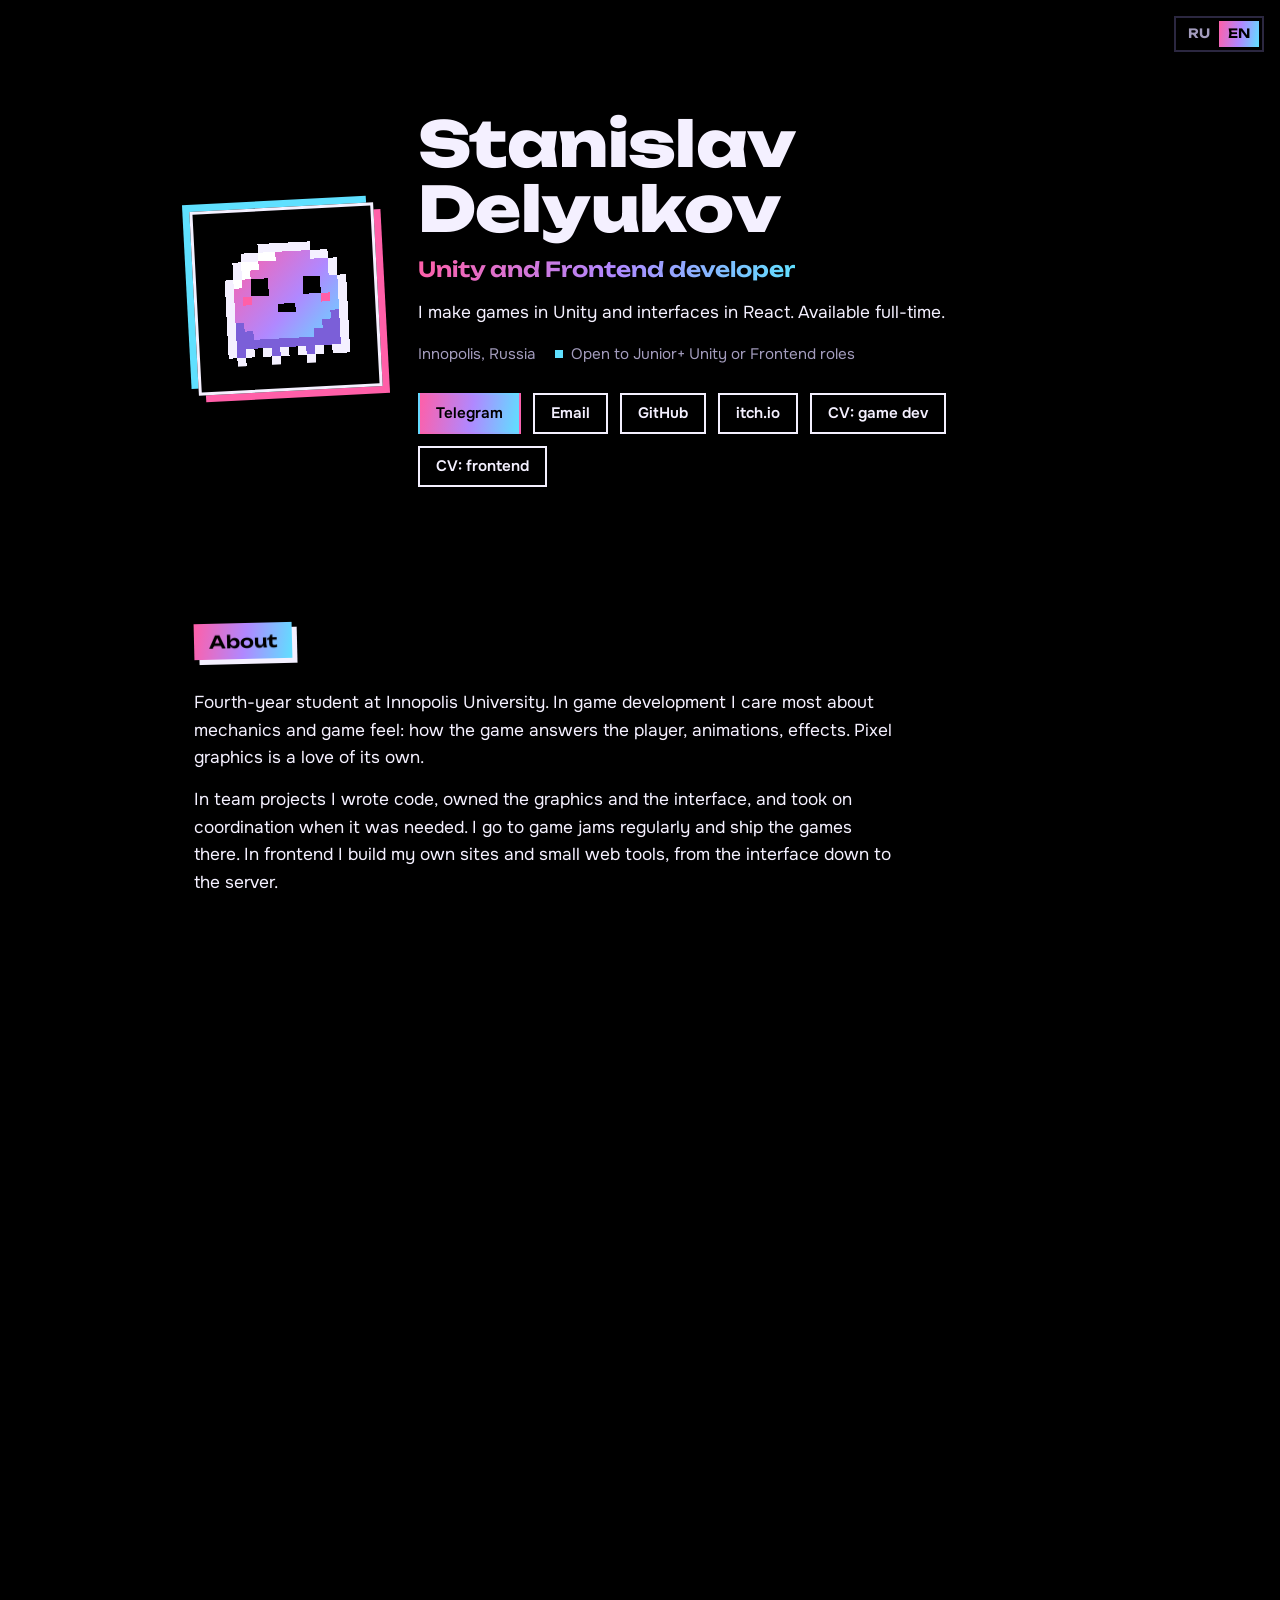
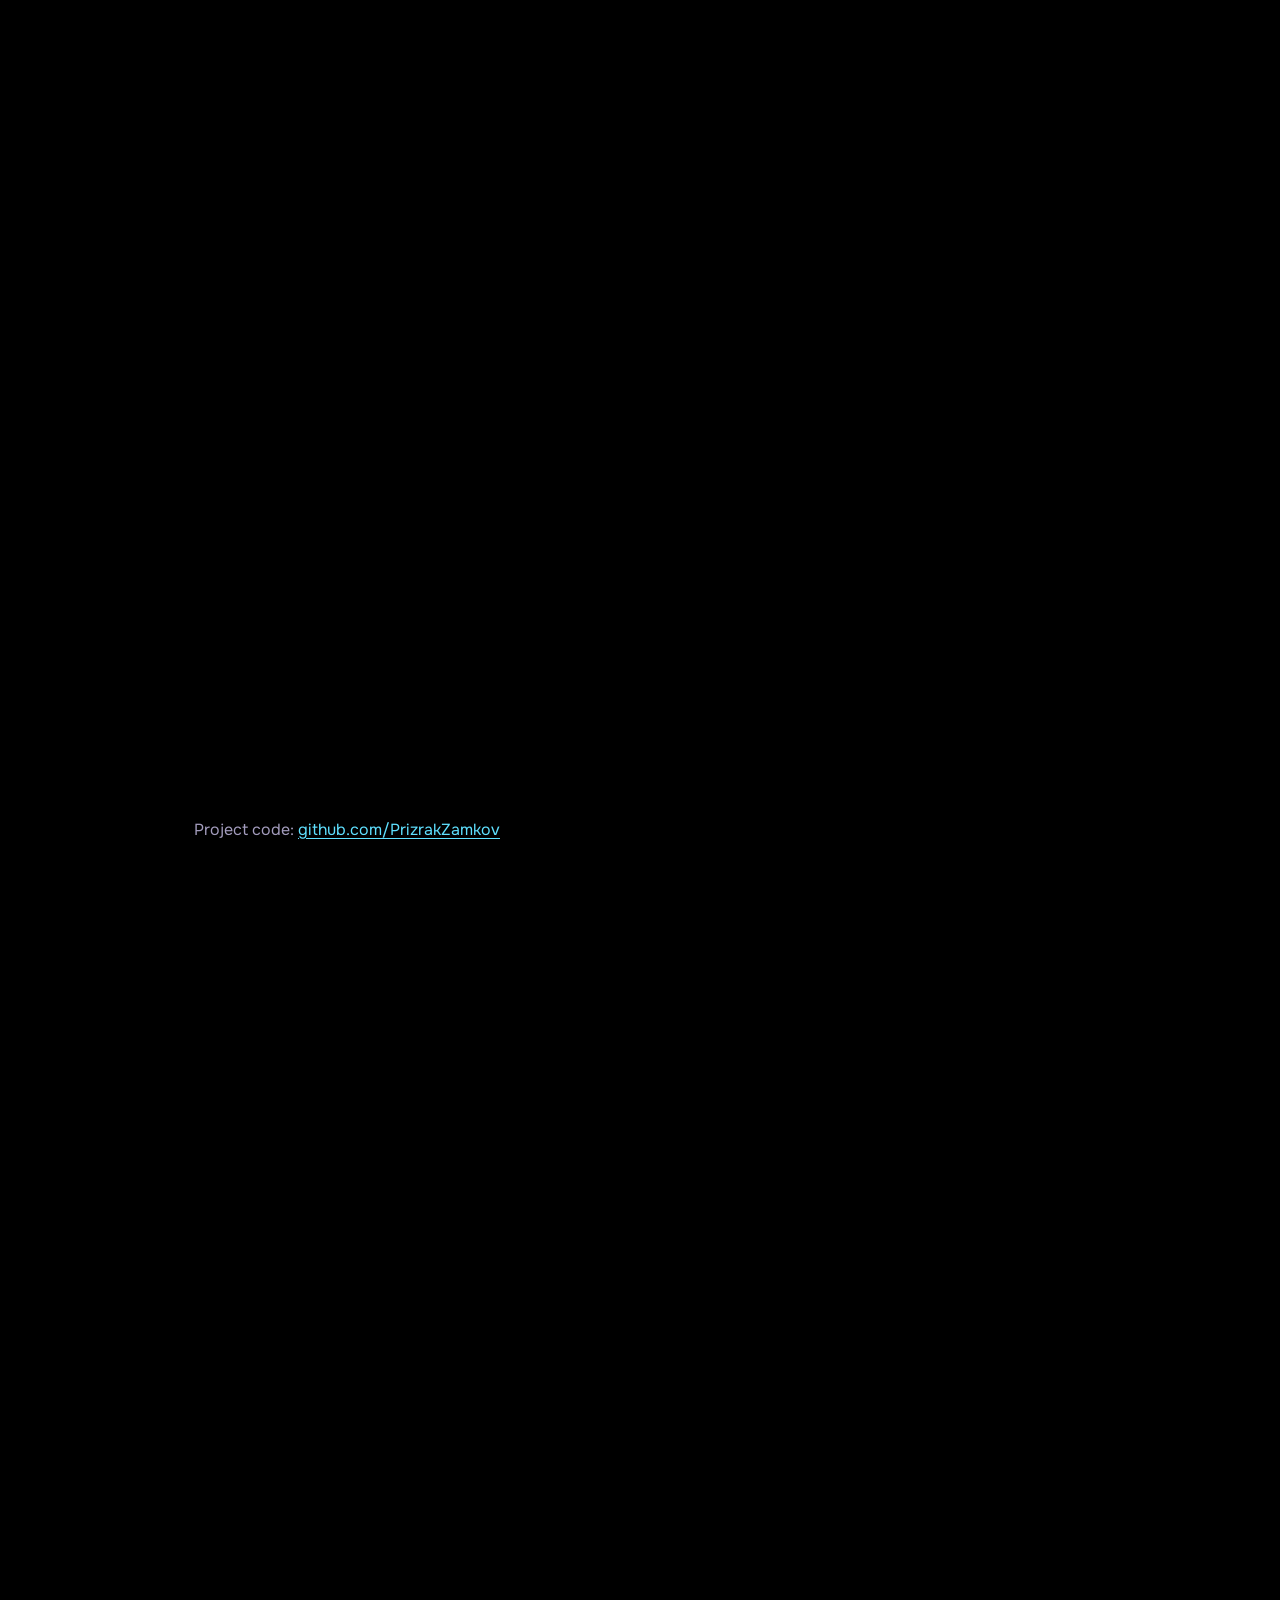
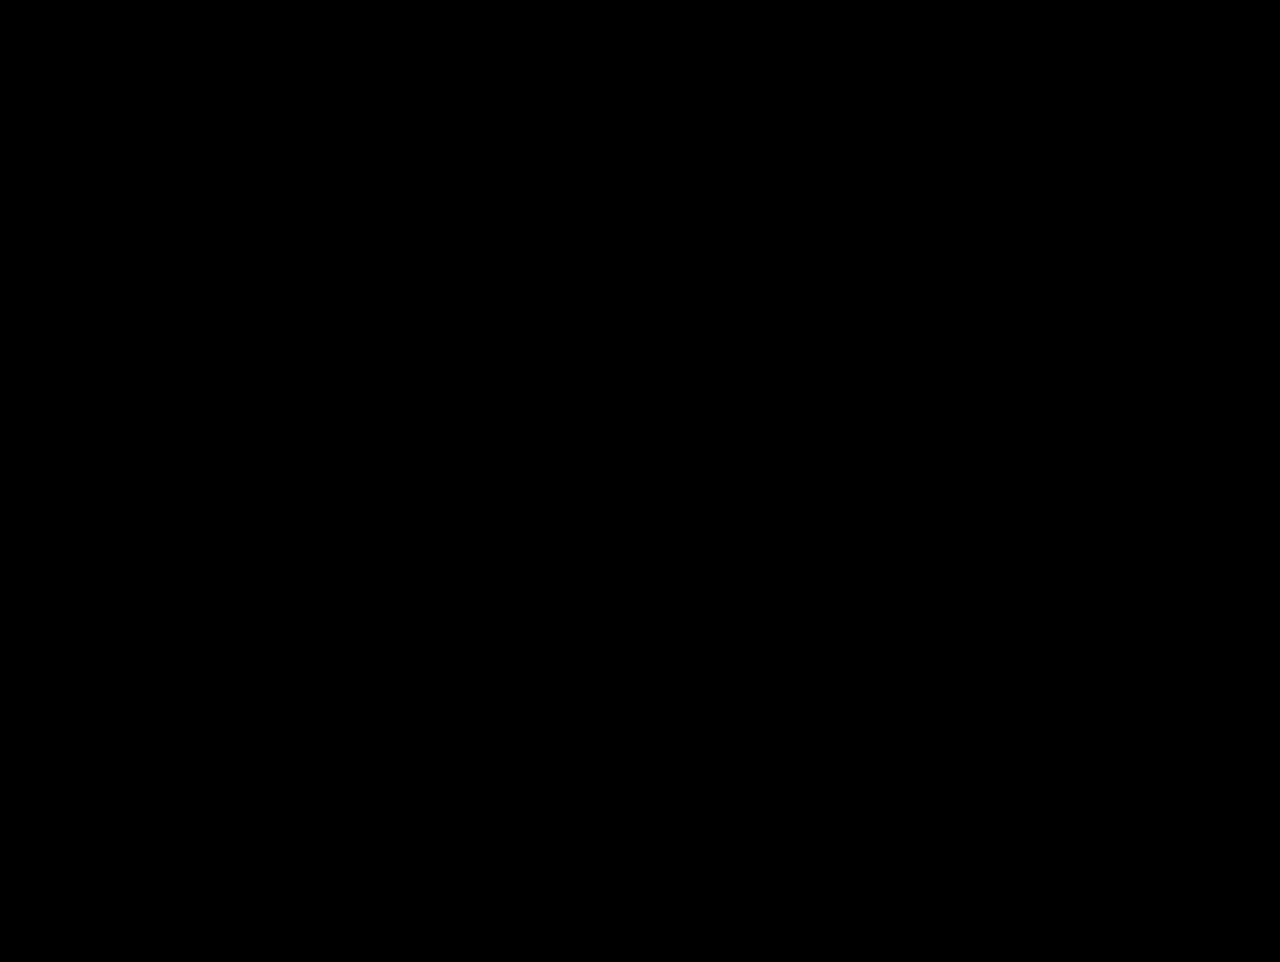
<file: index.html>
<!doctype html>
<html lang="ru">
<head>
  <meta charset="utf-8">
  <meta name="viewport" content="width=device-width, initial-scale=1">
  <title>Станислав Делюков | Unity и фронтенд</title>
  <meta name="description" content="Unity и фронтенд разработчик. Игры, пиксель-арт и интерфейсы.">
  <link rel="icon" href="favicon.svg" type="image/svg+xml">
  <link rel="apple-touch-icon" href="preview-square.png">

  <!-- link preview in Telegram and other messengers, needs the full address of the published site -->
  <meta property="og:type" content="profile">
  <meta property="og:url" content="https://prizrakzamkov.github.io/cv-website/">
  <meta property="og:title" content="Станислав Делюков — Unity и Frontend разработчик">
  <meta property="og:description" content="Игры на Unity, интерфейсы на React, пиксель-арт. Проекты, опыт и контакты.">
  <meta property="og:image" content="https://prizrakzamkov.github.io/cv-website/preview.png">
  <meta property="og:image:width" content="1200">
  <meta property="og:image:height" content="630">
  <meta property="og:locale" content="ru_RU">
  <meta name="twitter:card" content="summary_large_image">
  <link rel="preconnect" href="https://fonts.googleapis.com">
  <link rel="preconnect" href="https://fonts.gstatic.com" crossorigin>
  <link href="https://fonts.googleapis.com/css2?family=Onest:wght@400;500;600;700;800&family=Unbounded:wght@600;800&display=swap" rel="stylesheet">
  <link rel="stylesheet" href="style.css">
  <script type="application/ld+json">
    {"@context":"https://schema.org","@type":"Person","name":"Станислав Делюков","alternateName":"Stanislav Delyukov","jobTitle":"Unity and Frontend developer","sameAs":["https://github.com/PrizrakZamkov","https://prizrakzamkov.itch.io/"]}
  </script>
</head>
<body>
  <div class="intro" id="intro" aria-hidden="true">
    <div class="intro-half top"></div>
    <div class="intro-half bottom"></div>
    <div class="intro-line"></div>
  </div>

  <button class="lang" id="lang" type="button" aria-label="Switch language">
    <span data-lang="ru">RU</span><span data-lang="en">EN</span>
  </button>

  <main class="wrap" id="app">
    <header class="hero">
      <div class="avatar" id="avatar" aria-hidden="true"></div>
      <div class="hero-text">
        <h1 class="name glitch" id="name"></h1>
        <p class="role" id="role"></p>
        <p class="tagline" id="tagline"></p>
        <p class="facts" id="facts"></p>
        <div class="contacts" id="contacts"></div>
      </div>
    </header>

    <section class="block" id="about-block">
      <h2 class="caption" data-ui="about"></h2>
      <div class="about" id="about"></div>
    </section>

    <section class="block">
      <h2 class="caption" data-ui="skills"></h2>
      <dl class="skills" id="skills"></dl>
    </section>

    <section class="block">
      <h2 class="caption" data-ui="experience"></h2>
      <ol class="timeline" id="experience"></ol>
    </section>

    <section class="block">
      <h2 class="caption" data-ui="projects"></h2>
      <p class="note" id="projects-note"></p>
      <div class="projects" id="projects"></div>
    </section>

    <section class="block">
      <h2 class="caption" data-ui="education"></h2>
      <div class="edu" id="education"></div>
    </section>

    <footer class="outro">
      <p class="outro-title glitch" data-ui="contact"></p>
      <p class="outro-text" data-ui="contactText"></p>
      <div class="contacts" id="contacts-bottom"></div>
    </footer>
  </main>

  <dialog class="modal" id="modal">
    <div class="modal-panel" id="modal-panel"></div>
  </dialog>

  <template id="fallback">
    <p class="noscript">
      Станислав Делюков, Unity и Frontend разработчик.
      <a href="https://github.com/PrizrakZamkov">GitHub: github.com/PrizrakZamkov</a>,
      <a href="https://prizrakzamkov.itch.io/">itch.io</a>,
      <a href="https://t.me/shines_light">Telegram</a>
    </p>
  </template>

  <noscript>
    <p class="noscript">
      Включите JavaScript, чтобы увидеть страницу. Станислав Делюков, Unity и Frontend разработчик.
      <a href="https://github.com/PrizrakZamkov">GitHub: github.com/PrizrakZamkov</a>,
      <a href="https://prizrakzamkov.itch.io/">itch.io</a>,
      <a href="https://t.me/shines_light">Telegram</a>
    </p>
  </noscript>

  <script src="data.js"></script>
  <script src="main.js"></script>
</body>
</html>
</file>
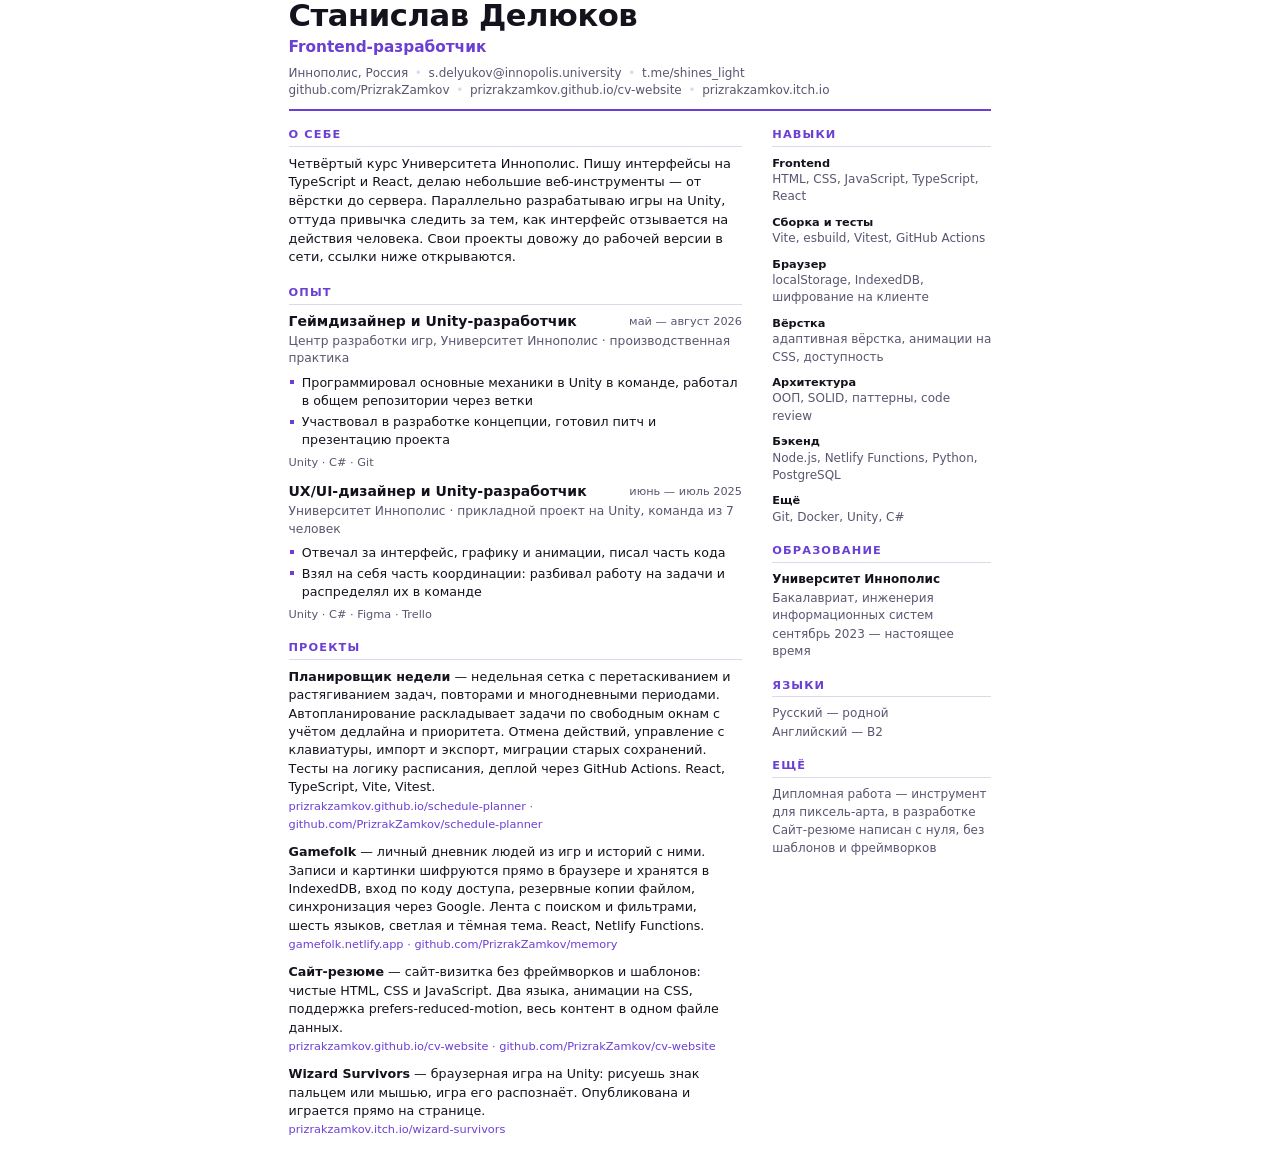
<file: cv-frontend.html>
<!doctype html>
<html lang="ru">
<head>
<meta charset="utf-8">
<title>Станислав Делюков — резюме, frontend-разработчик</title>
<!--
  Резюме на одну страницу.
  Открыть: двойной клик по этому файлу.
  Сохранить в PDF: Ctrl+P, принтер «Сохранить как PDF», поля «Нет», фон печатать не нужно.
  Весь текст правится прямо здесь, ничего больше не требуется.
-->
<style>
  @page { size: A4; margin: 12mm 12mm 10mm; }

  :root {
    --ink: #14121c;
    --soft: #5a5570;
    --rule: #ddd9e8;
    --accent: #6b3fd4;
  }

  * { box-sizing: border-box; }

  body {
    margin: 0;
    color: var(--ink);
    background: #fff;
    font: 400 10.4pt/1.45 Inter, 'Segoe UI', system-ui, sans-serif;
    -webkit-font-smoothing: antialiased;
  }

  .sheet {
    width: 186mm;
    margin: 0 auto;
    padding: 0;
  }

  a { color: inherit; text-decoration: none; }

  h1, h2, h3, p { margin: 0; }

  /* шапка */
  .top { border-bottom: 2px solid var(--accent); padding-bottom: 7pt; margin-bottom: 11pt; }

  .name {
    font-size: 23pt;
    font-weight: 700;
    letter-spacing: -.015em;
    line-height: 1.05;
  }

  .role {
    margin-top: 3pt;
    font-size: 11.5pt;
    font-weight: 600;
    color: var(--accent);
  }

  .line {
    margin-top: 5pt;
    font-size: 9pt;
    color: var(--soft);
  }

  .line span { white-space: nowrap; }
  .line i { font-style: normal; color: var(--rule); padding: 0 5pt; }

  /* две колонки, без flex и grid: так же печатается и в старых движках */
  .cols { width: 100%; }
  .cols::after { content: ''; display: block; clear: both; }

  .main { float: left; width: 120mm; }
  .side { float: right; width: 58mm; }

  h2 {
    font-size: 8.5pt;
    font-weight: 700;
    letter-spacing: .1em;
    text-transform: uppercase;
    color: var(--accent);
    padding-bottom: 2.5pt;
    border-bottom: 1px solid var(--rule);
    margin-bottom: 6pt;
  }

  .block { margin-bottom: 13pt; }

  .item { margin-bottom: 10pt; }
  .item:last-child { margin-bottom: 0; }

  .item-top { }

  .item h3 {
    font-size: 10.5pt;
    font-weight: 650;
    line-height: 1.25;
  }

  .where {
    font-size: 9.2pt;
    color: var(--soft);
    margin-top: 1.5pt;
  }

  .when {
    float: right;
    font-size: 8.5pt;
    color: var(--soft);
    font-weight: 500;
    padding-left: 6pt;
  }

  ul { margin: 4pt 0 0; padding: 0; list-style: none; }

  li {
    position: relative;
    padding-left: 10pt;
    margin-bottom: 2pt;
    font-size: 9.5pt;
  }

  li::before {
    content: '';
    position: absolute;
    left: 1pt;
    top: 5pt;
    width: 3pt;
    height: 3pt;
    background: var(--accent);
  }

  .stack {
    margin-top: 3pt;
    font-size: 8.5pt;
    color: var(--soft);
  }

  .lead { font-size: 9.7pt; }

  /* проекты */
  .proj { margin-bottom: 7.5pt; font-size: 9.5pt; }
  .proj:last-child { margin-bottom: 0; }
  .proj b { font-weight: 650; }
  .proj .url { color: var(--accent); font-size: 8.5pt; }

  /* боковая колонка */
  .side .block { margin-bottom: 12pt; }

  .skill { margin-bottom: 6pt; font-size: 9pt; }
  .skill:last-child { margin-bottom: 0; }
  .skill b { display: block; font-weight: 650; font-size: 8.5pt; }
  .skill span { color: var(--soft); }

  .edu { font-size: 9pt; }
  .edu b { font-weight: 650; }
  .edu p { margin: 1pt 0 0; color: var(--soft); }
</style>
</head>
<body>
<div class="sheet">

  <header class="top">
    <h1 class="name">Станислав Делюков</h1>
    <p class="role">Frontend-разработчик</p>
    <p class="line">
      <span>Иннополис, Россия</span><i>•</i><span><a href="mailto:s.delyukov@innopolis.university">s.delyukov@innopolis.university</a></span><i>•</i><span><a href="https://t.me/shines_light">t.me/shines_light</a></span><br>
      <span><a href="https://github.com/PrizrakZamkov">github.com/PrizrakZamkov</a></span><i>•</i><span><a href="https://prizrakzamkov.github.io/cv-website/">prizrakzamkov.github.io/cv-website</a></span><i>•</i><span><a href="https://prizrakzamkov.itch.io/">prizrakzamkov.itch.io</a></span>
    </p>
  </header>

  <div class="cols">

    <div class="main">

      <section class="block">
        <h2>О себе</h2>
        <p class="lead">Четвёртый курс Университета Иннополис. Пишу интерфейсы на TypeScript и React, делаю небольшие веб-инструменты — от вёрстки до сервера. Параллельно разрабатываю игры на Unity, оттуда привычка следить за тем, как интерфейс отзывается на действия человека. Свои проекты довожу до рабочей версии в сети, ссылки ниже открываются.</p>
      </section>

      <section class="block">
        <h2>Опыт</h2>

        <div class="item">
          <p class="when">май — август 2026</p>
          <h3>Геймдизайнер и Unity-разработчик</h3>
          <p class="where">Центр разработки игр, Университет Иннополис · производственная практика</p>
          <ul>
            <li>Программировал основные механики в Unity в команде, работал в общем репозитории через ветки</li>
            <li>Участвовал в разработке концепции, готовил питч и презентацию проекта</li>
          </ul>
          <p class="stack">Unity · C# · Git</p>
        </div>

        <div class="item">
          <p class="when">июнь — июль 2025</p>
          <h3>UX/UI-дизайнер и Unity-разработчик</h3>
          <p class="where">Университет Иннополис · прикладной проект на Unity, команда из 7 человек</p>
          <ul>
            <li>Отвечал за интерфейс, графику и анимации, писал часть кода</li>
            <li>Взял на себя часть координации: разбивал работу на задачи и распределял их в команде</li>
          </ul>
          <p class="stack">Unity · C# · Figma · Trello</p>
        </div>
      </section>

      <section class="block">
        <h2>Проекты</h2>

        <p class="proj">
          <b>Планировщик недели</b> — недельная сетка с перетаскиванием и растягиванием задач, повторами и многодневными периодами. Автопланирование раскладывает задачи по свободным окнам с учётом дедлайна и приоритета. Отмена действий, управление с клавиатуры, импорт и экспорт, миграции старых сохранений. Тесты на логику расписания, деплой через GitHub Actions. React, TypeScript, Vite, Vitest.<br>
          <span class="url"><a href="https://prizrakzamkov.github.io/schedule-planner">prizrakzamkov.github.io/schedule-planner</a> · <a href="https://github.com/PrizrakZamkov/schedule-planner">github.com/PrizrakZamkov/schedule-planner</a></span>
        </p>
        <p class="proj">
          <b>Gamefolk</b> — личный дневник людей из игр и историй с ними. Записи и картинки шифруются прямо в браузере и хранятся в IndexedDB, вход по коду доступа, резервные копии файлом, синхронизация через Google. Лента с поиском и фильтрами, шесть языков, светлая и тёмная тема. React, Netlify Functions.<br>
          <span class="url"><a href="https://gamefolk.netlify.app">gamefolk.netlify.app</a> · <a href="https://github.com/PrizrakZamkov/memory">github.com/PrizrakZamkov/memory</a></span>
        </p>
        <p class="proj">
          <b>Сайт-резюме</b> — сайт-визитка без фреймворков и шаблонов: чистые HTML, CSS и JavaScript. Два языка, анимации на CSS, поддержка prefers-reduced-motion, весь контент в одном файле данных.<br>
          <span class="url"><a href="https://prizrakzamkov.github.io/cv-website">prizrakzamkov.github.io/cv-website</a> · <a href="https://github.com/PrizrakZamkov/cv-website">github.com/PrizrakZamkov/cv-website</a></span>
        </p>
        <p class="proj">
          <b>Wizard Survivors</b> — браузерная игра на Unity: рисуешь знак пальцем или мышью, игра его распознаёт. Опубликована и играется прямо на странице.<br>
          <span class="url"><a href="https://prizrakzamkov.itch.io/wizard-survivors">prizrakzamkov.itch.io/wizard-survivors</a></span>
        </p>
      </section>

    </div>

    <div class="side">

      <section class="block">
        <h2>Навыки</h2>

        <p class="skill"><b>Frontend</b><span>HTML, CSS, JavaScript, TypeScript, React</span></p>
        <p class="skill"><b>Сборка и тесты</b><span>Vite, esbuild, Vitest, GitHub Actions</span></p>
        <p class="skill"><b>Браузер</b><span>localStorage, IndexedDB, шифрование на клиенте</span></p>
        <p class="skill"><b>Вёрстка</b><span>адаптивная вёрстка, анимации на CSS, доступность</span></p>
        <p class="skill"><b>Архитектура</b><span>ООП, SOLID, паттерны, code review</span></p>
        <p class="skill"><b>Бэкенд</b><span>Node.js, Netlify Functions, Python, PostgreSQL</span></p>
        <p class="skill"><b>Ещё</b><span>Git, Docker, Unity, C#</span></p>
      </section>

      <section class="block">
        <h2>Образование</h2>
        <div class="edu">
          <b>Университет Иннополис</b>
          <p>Бакалавриат, инженерия информационных систем</p>
          <p>сентябрь 2023 — настоящее время</p>
        </div>
      </section>

      <section class="block">
        <h2>Языки</h2>
        <div class="edu">
          <p style="margin-top:0">Русский — родной</p>
          <p>Английский — B2</p>
        </div>
      </section>

      <section class="block">
        <h2>Ещё</h2>
        <div class="edu">
          <p style="margin-top:0">Дипломная работа — инструмент для пиксель-арта, в разработке</p>
          <p>Сайт-резюме написан с нуля, без шаблонов и фреймворков</p>
        </div>
      </section>

    </div>

  </div>
</div>
</body>
</html>
</file>
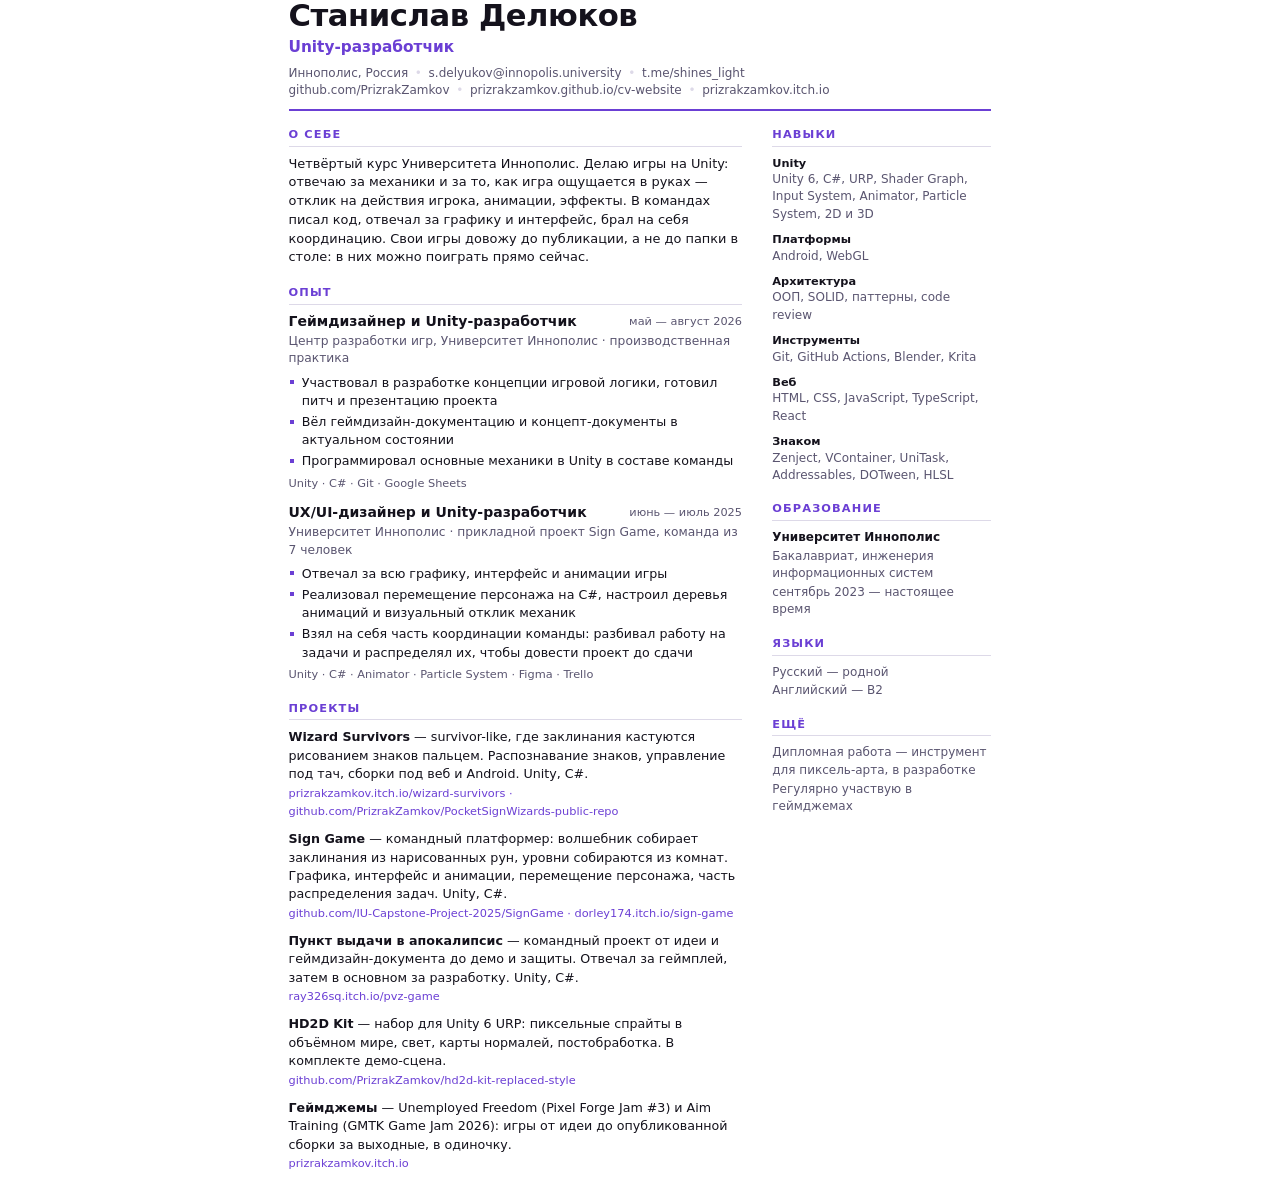
<file: cv-gamedev.html>
<!doctype html>
<html lang="ru">
<head>
<meta charset="utf-8">
<title>Станислав Делюков — резюме, unity-разработчик</title>
<!--
  Резюме на одну страницу.
  Открыть: двойной клик по этому файлу.
  Сохранить в PDF: Ctrl+P, принтер «Сохранить как PDF», поля «Нет», фон печатать не нужно.
  Весь текст правится прямо здесь, ничего больше не требуется.
-->
<style>
  @page { size: A4; margin: 12mm 12mm 10mm; }

  :root {
    --ink: #14121c;
    --soft: #5a5570;
    --rule: #ddd9e8;
    --accent: #6b3fd4;
  }

  * { box-sizing: border-box; }

  body {
    margin: 0;
    color: var(--ink);
    background: #fff;
    font: 400 10.4pt/1.45 Inter, 'Segoe UI', system-ui, sans-serif;
    -webkit-font-smoothing: antialiased;
  }

  .sheet {
    width: 186mm;
    margin: 0 auto;
    padding: 0;
  }

  a { color: inherit; text-decoration: none; }

  h1, h2, h3, p { margin: 0; }

  /* шапка */
  .top { border-bottom: 2px solid var(--accent); padding-bottom: 7pt; margin-bottom: 11pt; }

  .name {
    font-size: 23pt;
    font-weight: 700;
    letter-spacing: -.015em;
    line-height: 1.05;
  }

  .role {
    margin-top: 3pt;
    font-size: 11.5pt;
    font-weight: 600;
    color: var(--accent);
  }

  .line {
    margin-top: 5pt;
    font-size: 9pt;
    color: var(--soft);
  }

  .line span { white-space: nowrap; }
  .line i { font-style: normal; color: var(--rule); padding: 0 5pt; }

  /* две колонки, без flex и grid: так же печатается и в старых движках */
  .cols { width: 100%; }
  .cols::after { content: ''; display: block; clear: both; }

  .main { float: left; width: 120mm; }
  .side { float: right; width: 58mm; }

  h2 {
    font-size: 8.5pt;
    font-weight: 700;
    letter-spacing: .1em;
    text-transform: uppercase;
    color: var(--accent);
    padding-bottom: 2.5pt;
    border-bottom: 1px solid var(--rule);
    margin-bottom: 6pt;
  }

  .block { margin-bottom: 13pt; }

  .item { margin-bottom: 10pt; }
  .item:last-child { margin-bottom: 0; }

  .item-top { }

  .item h3 {
    font-size: 10.5pt;
    font-weight: 650;
    line-height: 1.25;
  }

  .where {
    font-size: 9.2pt;
    color: var(--soft);
    margin-top: 1.5pt;
  }

  .when {
    float: right;
    font-size: 8.5pt;
    color: var(--soft);
    font-weight: 500;
    padding-left: 6pt;
  }

  ul { margin: 4pt 0 0; padding: 0; list-style: none; }

  li {
    position: relative;
    padding-left: 10pt;
    margin-bottom: 2pt;
    font-size: 9.5pt;
  }

  li::before {
    content: '';
    position: absolute;
    left: 1pt;
    top: 5pt;
    width: 3pt;
    height: 3pt;
    background: var(--accent);
  }

  .stack {
    margin-top: 3pt;
    font-size: 8.5pt;
    color: var(--soft);
  }

  .lead { font-size: 9.7pt; }

  /* проекты */
  .proj { margin-bottom: 7.5pt; font-size: 9.5pt; }
  .proj:last-child { margin-bottom: 0; }
  .proj b { font-weight: 650; }
  .proj .url { color: var(--accent); font-size: 8.5pt; }

  /* боковая колонка */
  .side .block { margin-bottom: 12pt; }

  .skill { margin-bottom: 6pt; font-size: 9pt; }
  .skill:last-child { margin-bottom: 0; }
  .skill b { display: block; font-weight: 650; font-size: 8.5pt; }
  .skill span { color: var(--soft); }

  .edu { font-size: 9pt; }
  .edu b { font-weight: 650; }
  .edu p { margin: 1pt 0 0; color: var(--soft); }
</style>
</head>
<body>
<div class="sheet">

  <header class="top">
    <h1 class="name">Станислав Делюков</h1>
    <p class="role">Unity-разработчик</p>
    <p class="line">
      <span>Иннополис, Россия</span><i>•</i><span><a href="mailto:s.delyukov@innopolis.university">s.delyukov@innopolis.university</a></span><i>•</i><span><a href="https://t.me/shines_light">t.me/shines_light</a></span><br>
      <span><a href="https://github.com/PrizrakZamkov">github.com/PrizrakZamkov</a></span><i>•</i><span><a href="https://prizrakzamkov.github.io/cv-website/">prizrakzamkov.github.io/cv-website</a></span><i>•</i><span><a href="https://prizrakzamkov.itch.io/">prizrakzamkov.itch.io</a></span>
    </p>
  </header>

  <div class="cols">

    <div class="main">

      <section class="block">
        <h2>О себе</h2>
        <p class="lead">Четвёртый курс Университета Иннополис. Делаю игры на Unity: отвечаю за механики и за то, как игра ощущается в руках — отклик на действия игрока, анимации, эффекты. В командах писал код, отвечал за графику и интерфейс, брал на себя координацию. Свои игры довожу до публикации, а не до папки в столе: в них можно поиграть прямо сейчас.</p>
      </section>

      <section class="block">
        <h2>Опыт</h2>

        <div class="item">
          <p class="when">май — август 2026</p>
          <h3>Геймдизайнер и Unity-разработчик</h3>
          <p class="where">Центр разработки игр, Университет Иннополис · производственная практика</p>
          <ul>
            <li>Участвовал в разработке концепции игровой логики, готовил питч и презентацию проекта</li>
            <li>Вёл геймдизайн-документацию и концепт-документы в актуальном состоянии</li>
            <li>Программировал основные механики в Unity в составе команды</li>
          </ul>
          <p class="stack">Unity · C# · Git · Google Sheets</p>
        </div>

        <div class="item">
          <p class="when">июнь — июль 2025</p>
          <h3>UX/UI-дизайнер и Unity-разработчик</h3>
          <p class="where">Университет Иннополис · прикладной проект Sign Game, команда из 7 человек</p>
          <ul>
            <li>Отвечал за всю графику, интерфейс и анимации игры</li>
            <li>Реализовал перемещение персонажа на C#, настроил деревья анимаций и визуальный отклик механик</li>
            <li>Взял на себя часть координации команды: разбивал работу на задачи и распределял их, чтобы довести проект до сдачи</li>
          </ul>
          <p class="stack">Unity · C# · Animator · Particle System · Figma · Trello</p>
        </div>
      </section>

      <section class="block">
        <h2>Проекты</h2>

        <p class="proj">
          <b>Wizard Survivors</b> — survivor-like, где заклинания кастуются рисованием знаков пальцем. Распознавание знаков, управление под тач, сборки под веб и Android. Unity, C#.<br>
          <span class="url"><a href="https://prizrakzamkov.itch.io/wizard-survivors">prizrakzamkov.itch.io/wizard-survivors</a> · <a href="https://github.com/PrizrakZamkov/PocketSignWizards-public-repo">github.com/PrizrakZamkov/PocketSignWizards-public-repo</a></span>
        </p>
        <p class="proj">
          <b>Sign Game</b> — командный платформер: волшебник собирает заклинания из нарисованных рун, уровни собираются из комнат. Графика, интерфейс и анимации, перемещение персонажа, часть распределения задач. Unity, C#.<br>
          <span class="url"><a href="https://github.com/IU-Capstone-Project-2025/SignGame">github.com/IU-Capstone-Project-2025/SignGame</a> · <a href="https://dorley174.itch.io/sign-game">dorley174.itch.io/sign-game</a></span>
        </p>
        <p class="proj">
          <b>Пункт выдачи в апокалипсис</b> — командный проект от идеи и геймдизайн-документа до демо и защиты. Отвечал за геймплей, затем в основном за разработку. Unity, C#.<br>
          <span class="url"><a href="https://ray326sq.itch.io/pvz-game">ray326sq.itch.io/pvz-game</a></span>
        </p>
        <p class="proj">
          <b>HD2D Kit</b> — набор для Unity 6 URP: пиксельные спрайты в объёмном мире, свет, карты нормалей, постобработка. В комплекте демо-сцена.<br>
          <span class="url"><a href="https://github.com/PrizrakZamkov/hd2d-kit-replaced-style">github.com/PrizrakZamkov/hd2d-kit-replaced-style</a></span>
        </p>
        <p class="proj">
          <b>Геймджемы</b> — Unemployed Freedom (Pixel Forge Jam #3) и Aim Training (GMTK Game Jam 2026): игры от идеи до опубликованной сборки за выходные, в одиночку.<br>
          <span class="url"><a href="https://prizrakzamkov.itch.io">prizrakzamkov.itch.io</a></span>
        </p>
      </section>

    </div>

    <div class="side">

      <section class="block">
        <h2>Навыки</h2>

        <p class="skill"><b>Unity</b><span>Unity 6, C#, URP, Shader Graph, Input System, Animator, Particle System, 2D и 3D</span></p>
        <p class="skill"><b>Платформы</b><span>Android, WebGL</span></p>
        <p class="skill"><b>Архитектура</b><span>ООП, SOLID, паттерны, code review</span></p>
        <p class="skill"><b>Инструменты</b><span>Git, GitHub Actions, Blender, Krita</span></p>
        <p class="skill"><b>Веб</b><span>HTML, CSS, JavaScript, TypeScript, React</span></p>
        <p class="skill"><b>Знаком</b><span>Zenject, VContainer, UniTask, Addressables, DOTween, HLSL</span></p>
      </section>

      <section class="block">
        <h2>Образование</h2>
        <div class="edu">
          <b>Университет Иннополис</b>
          <p>Бакалавриат, инженерия информационных систем</p>
          <p>сентябрь 2023 — настоящее время</p>
        </div>
      </section>

      <section class="block">
        <h2>Языки</h2>
        <div class="edu">
          <p style="margin-top:0">Русский — родной</p>
          <p>Английский — B2</p>
        </div>
      </section>

      <section class="block">
        <h2>Ещё</h2>
        <div class="edu">
          <p style="margin-top:0">Дипломная работа — инструмент для пиксель-арта, в разработке</p>
          <p>Регулярно участвую в геймджемах</p>
        </div>
      </section>

    </div>

  </div>
</div>
</body>
</html>
</file>
<file: style.css>
:root {
  --ink: #000;
  --paper: #f4f0ff;
  --dim: #a39cbd;
  --line: #2b2740;
  --pink: #ff5fa8;
  --violet: #b088ff;
  --sky: #5fe0ff;
  --grad: linear-gradient(100deg, var(--pink), var(--violet) 52%, var(--sky));

  /* display font: swap the active line to compare, Onest is already loaded in index.html */
  --display: 'Unbounded', 'Arial Black', system-ui, sans-serif;
  /* --display: 'Onest', system-ui, -apple-system, 'Segoe UI', sans-serif; */
  --body: 'Onest', system-ui, -apple-system, 'Segoe UI', sans-serif;

  --twos: steps(5, end);
}

* { box-sizing: border-box; }

html { scroll-behavior: smooth; }

body {
  margin: 0;
  background: var(--ink);
  color: var(--paper);
  font: 400 16px/1.6 var(--body);
  -webkit-font-smoothing: antialiased;
}

html, body { overflow-x: clip; }

body.is-locked { overflow: hidden; }

::selection { background: var(--pink); color: var(--ink); }

a { color: inherit; }

:focus-visible {
  outline: 3px solid var(--sky);
  outline-offset: 3px;
}

h1, h2, h3, p { margin: 0; }

.wrap {
  max-width: 940px;
  margin: 0 auto;
  padding: 0 24px;
}

.glitch {
  position: relative;
}

.glitch::before,
.glitch::after {
  content: attr(data-text);
  position: absolute;
  inset: 0;
  pointer-events: none;
  text-shadow: none;
  opacity: 0;
}

.glitch::before { color: var(--pink); }
.glitch::after { color: var(--sky); }

.glitch.is-glitching { animation: jitter .36s steps(1) both; }
.glitch.is-glitching::before { opacity: .95; animation: slice-a .36s steps(1) both; }
.glitch.is-glitching::after { opacity: .95; animation: slice-b .36s steps(1) both; }

@keyframes jitter {
  0% { transform: translate(2px, 0); }
  25% { transform: translate(-2px, 1px); }
  50% { transform: translate(1px, -1px); }
  75% { transform: translate(-1px, 0); }
  100% { transform: none; }
}

@keyframes slice-a {
  0% { clip-path: inset(8% 0 72% 0); transform: translate(-7px, 0); }
  20% { clip-path: inset(52% 0 22% 0); transform: translate(6px, 0); }
  40% { clip-path: inset(30% 0 48% 0); transform: translate(-4px, 0); }
  60% { clip-path: inset(78% 0 4% 0); transform: translate(8px, 0); }
  80% { clip-path: inset(0 0 86% 0); transform: translate(-3px, 0); }
  100% { clip-path: inset(0 0 100% 0); transform: none; }
}

@keyframes slice-b {
  0% { clip-path: inset(64% 0 12% 0); transform: translate(6px, 0); }
  20% { clip-path: inset(14% 0 66% 0); transform: translate(-8px, 0); }
  40% { clip-path: inset(82% 0 2% 0); transform: translate(4px, 0); }
  60% { clip-path: inset(40% 0 38% 0); transform: translate(-6px, 0); }
  80% { clip-path: inset(22% 0 60% 0); transform: translate(3px, 0); }
  100% { clip-path: inset(0 0 100% 0); transform: none; }
}

.intro {
  position: fixed;
  inset: 0;
  z-index: 100;
  cursor: pointer;
}

.intro[hidden] { display: none; }

.intro-half {
  position: absolute;
  left: 0;
  right: 0;
  height: 50.5%;
  background: var(--ink);
}

.intro-half.top { top: 0; }
.intro-half.bottom { bottom: 0; }

.intro-half::after,
.intro-line {
  content: '';
  position: absolute;
  left: 0;
  right: 0;
  height: 3px;
  background: var(--grad);
  box-shadow: 0 0 18px rgba(176, 136, 255, .7);
}

.intro-half::after { opacity: 0; }
.intro-half.top::after { bottom: 0; }
.intro-half.bottom::after { top: 0; }

.intro-line {
  top: calc(50% - 1.5px);
  transform: scaleX(0);
  animation:
    line-in .7s cubic-bezier(.2, .7, .2, 1) .05s forwards,
}

.intro.is-open .intro-line { display: none; }
.intro.is-open .intro-half::after { animation: edge-fade 1.1s ease-in forwards; }
.intro.is-open .top { animation: open-up 1.1s cubic-bezier(.65, 0, .25, 1) forwards; }
.intro.is-open .bottom { animation: open-down 1.1s cubic-bezier(.65, 0, .25, 1) forwards; }

@keyframes line-in {
  to { transform: scaleX(1); }
}

@keyframes line-glitch {
  0% { transform: translate(10px, -4px) scaleX(.97); opacity: .5; }
  20% { transform: translate(-14px, 2px); opacity: 1; }
  40% { transform: none; }
  70% { transform: translate(6px, 3px) scaleX(1.02); opacity: .4; }
  85% { transform: none; opacity: 1; }
}

@keyframes edge-fade {
  from { opacity: 1; }
  60% { opacity: 1; }
  to { opacity: 0; }
}

@keyframes open-up {
  to { transform: translateY(-102%); }
}

@keyframes open-down {
  to { transform: translateY(102%); }
}

.lang {
  position: fixed;
  top: 16px;
  right: 16px;
  z-index: 20;
  display: flex;
  padding: 3px;
  border: 2px solid var(--line);
  background: var(--ink);
  color: var(--dim);
  font: 600 .8rem/1 var(--display);
  cursor: pointer;
}

.lang span { padding: .5em .7em; }

.lang span.is-active {
  background: var(--grad);
  color: var(--ink);
}

.hero {
  position: relative;
  isolation: isolate;
  display: grid;
  grid-template-columns: auto 1fr;
  gap: 40px;
  align-items: center;
  padding: 112px 0 40px;
}

.avatar {
  --r: -3deg;
  display: grid;
  place-items: center;
  width: 184px;
  aspect-ratio: 1;
  border: 3px solid var(--paper);
  background: var(--ink);
  box-shadow: 7px 7px 0 var(--pink), -7px -7px 0 var(--sky);
  transform: rotate(var(--r));
}

.avatar svg {
  width: 78%;
  height: auto;
  shape-rendering: crispEdges;
  animation: bob 1.6s steps(1) infinite;
}

.avatar.is-glitching svg { animation: jitter .36s steps(1) both; filter: drop-shadow(-4px 0 var(--pink)) drop-shadow(4px 0 var(--sky)); }

@keyframes bob {
  0%, 100% { transform: translateY(0); }
  50% { transform: translateY(-4%); }
}

.name {
  font: 800 clamp(2.1rem, 5.6vw, 3.9rem)/1.04 var(--display);
  letter-spacing: -.01em;
}

.role {
  margin-top: 14px;
  width: fit-content;
  background: var(--grad);
  -webkit-background-clip: text;
  background-clip: text;
  color: transparent;
  font: 600 clamp(1.05rem, 2.4vw, 1.3rem)/1.3 var(--display);
}

.tagline {
  margin-top: 16px;
  max-width: 52ch;
  font-size: 1.08rem;
}

.facts {
  display: flex;
  flex-wrap: wrap;
  gap: 8px 20px;
  margin-top: 16px;
  color: var(--dim);
  font-size: .95rem;
}

.status::before {
  content: '';
  display: inline-block;
  width: 8px;
  height: 8px;
  margin-right: 8px;
  background: var(--sky);
  vertical-align: 1px;
}

.contacts {
  display: flex;
  flex-wrap: wrap;
  gap: 12px;
  margin-top: 26px;
}

.btn {
  display: inline-flex;
  align-items: center;
  gap: .6em;
  padding: .62em 1.05em;
  border: 2px solid var(--paper);
  background: var(--ink);
  color: var(--paper);
  font: 600 .95rem/1.2 var(--body);
  text-decoration: none;
  cursor: pointer;
  transition: transform .14s steps(2), box-shadow .14s steps(2);
}

.btn small {
  color: var(--dim);
  font-size: .85em;
  font-weight: 500;
}

.btn.main small { color: rgba(0, 0, 0, .62); }

.btn.main {
  border-color: transparent;
  background: var(--grad);
  color: var(--ink);
}

.btn:hover {
  transform: translate(-3px, -3px);
  box-shadow: 3px 3px 0 var(--pink), 6px 6px 0 var(--sky);
}

.btn.main:hover { box-shadow: 3px 3px 0 var(--paper), 6px 6px 0 var(--sky); }

.block { margin-top: 96px; }

.caption {
  --r: -1.4deg;
  display: inline-block;
  margin-bottom: 30px;
  padding: .45em .85em .4em;
  background: var(--grad);
  color: var(--ink);
  font: 600 1.1rem/1.2 var(--display);
  box-shadow: 5px 5px 0 var(--paper);
  transform: rotate(var(--r));
}

.reveal { opacity: 0; }

.reveal.is-in { animation: frame-in .42s var(--twos) both; }

@keyframes frame-in {
  0% { opacity: 0; transform: translate(-18px, 14px) rotate(calc(var(--r, 0deg) - 3deg)); }
  60% { opacity: 1; transform: translate(4px, -3px) rotate(var(--r, 0deg)); }
  100% { opacity: 1; transform: rotate(var(--r, 0deg)); }
}

.about {
  display: grid;
  gap: 14px;
  max-width: 64ch;
  font-size: 1.08rem;
}

.tags {
  display: flex;
  flex-wrap: wrap;
  gap: 6px;
  margin: 14px 0 0;
  padding: 0;
  list-style: none;
}

.tag {
  padding: .22em .6em;
  border: 1px solid var(--line);
  color: var(--dim);
  font-size: .8rem;
  line-height: 1.4;
}

.timeline {
  margin: 0;
  padding: 0;
  list-style: none;
}

.job {
  display: grid;
  grid-template-columns: 170px 1fr;
  gap: 24px;
  padding: 26px 0;
  border-top: 1px solid var(--line);
}

.job:last-child { border-bottom: 1px solid var(--line); }

.job-period {
  color: var(--dim);
  font-size: .92rem;
}

.job-kind {
  display: block;
  margin-top: 6px;
  color: var(--paper);
  font-weight: 500;
}

.job-title {
  font: 600 1.05rem/1.35 var(--display);
}

.job-place {
  margin-top: 4px;
  color: var(--dim);
}

.points {
  display: grid;
  gap: 6px;
  margin: 14px 0 0;
  padding: 0;
  list-style: none;
}

.points li {
  position: relative;
  padding-left: 22px;
}

.points li::before {
  content: '';
  position: absolute;
  left: 2px;
  top: .62em;
  width: 7px;
  height: 7px;
  background: var(--pink);
  box-shadow: 2px 2px 0 var(--sky);
}

.note {
  margin: -12px 0 26px;
  color: var(--dim);
}

.note a {
  color: var(--sky);
  text-underline-offset: 3px;
}

.projects {
  display: grid;
  grid-template-columns: 1fr 1fr;
  gap: 22px;
}

.card {
  position: relative;
  display: flex;
  flex-direction: column;
  padding: 0;
  border: 2px solid var(--line);
  background: var(--ink);
  color: inherit;
  font: inherit;
  text-align: left;
  cursor: pointer;
  transition: transform .16s steps(2), box-shadow .16s steps(2), border-color .16s steps(2);
}

.card:hover,
.card:focus-visible {
  border-color: var(--paper);
  transform: translate(-4px, -4px);
  box-shadow: 4px 4px 0 var(--pink), 8px 8px 0 var(--sky);
  outline: none;
}

.card.small {
  flex-direction: row;
  align-items: stretch;
}

.cover {
  display: block;
  position: relative;
  overflow: hidden;
  aspect-ratio: 4 / 3;
  background: linear-gradient(var(--a, 100deg), var(--pink), var(--violet) 52%, var(--sky));
}

.card.small .cover {
  flex: 0 0 104px;
  aspect-ratio: auto;
}

.cover::after {
  content: '';
  position: absolute;
  inset: 0;
  background: radial-gradient(circle, rgba(0, 0, 0, .55) 1.6px, transparent 2.1px) 0 0 / 9px 9px;
  transition: transform .2s steps(2);
}

.card:hover .cover::after { transform: translate(4px, -3px); }

.cover img,
.cover video {
  position: absolute;
  inset: 0;
  width: 100%;
  height: 100%;
  object-fit: cover;
}

.cover:has(img, video)::after { display: none; }

.glyph {
  position: absolute;
  left: 16px;
  bottom: 8px;
  z-index: 1;
  color: var(--ink);
  font: 800 4.4rem/1 var(--display);
  letter-spacing: -.04em;
  text-shadow: 3px 3px 0 var(--paper);
}

.card.small .glyph {
  left: 10px;
  bottom: 6px;
  font-size: 1.7rem;
  text-shadow: 2px 2px 0 var(--paper);
}

.badge {
  position: absolute;
  top: 12px;
  right: 12px;
  z-index: 2;
  padding: .2em .55em;
  border: 2px solid var(--pink);
  background: var(--ink);
  font-size: .78rem;
  font-weight: 600;
}

.card.small .badge {
  position: static;
  align-self: flex-start;
  margin-bottom: 8px;
}

.badge.done { border-color: var(--sky); }

.card-body {
  display: flex;
  flex-direction: column;
  flex: 1;
  padding: 18px 20px 20px;
}

.card.small .card-body { padding: 14px 16px 16px; }

.card-title {
  font: 600 1.12rem/1.3 var(--display);
}

.card.small .card-title { font-size: .98rem; }

.card-text {
  margin-top: 8px;
  color: var(--dim);
  font-size: .95rem;
}

.card .tags { margin-top: auto; padding-top: 14px; }

.skills { margin: 0; }

/* label column is wide enough for the longest group name: a wrapped name grows the whole row */
.skill-row {
  display: grid;
  grid-template-columns: 185px 1fr;
  align-items: start;
  gap: 24px;
  padding: 16px 0;
  border-top: 1px solid var(--line);
}

.skill-row:last-child { border-bottom: 1px solid var(--line); }

.skill-row dt { font: 600 .98rem/1.6 var(--display); }

.skill-row dd {
  display: flex;
  flex-wrap: wrap;
  gap: 8px;
  margin: 0;
}

.skill-row .tag {
  color: var(--paper);
  font-size: .88rem;
}

.edu {
  display: grid;
  grid-template-columns: 1.3fr 1fr;
  gap: 40px;
}

.edu h3 {
  font: 600 1.05rem/1.35 var(--display);
}

.edu p + p { margin-top: 6px; }

.edu .muted { color: var(--dim); }

.edu .points { margin-top: 10px; }

.edu a {
  color: var(--sky);
  text-underline-offset: 3px;
}

.edu-side .points + h3 { margin-top: 24px; }

.outro {
  margin: 128px 0 72px;
  padding-top: 48px;
  border-top: 1px solid var(--line);
}

.outro-title {
  width: fit-content;
  font: 800 clamp(1.8rem, 5vw, 3rem)/1.1 var(--display);
}

.outro-text {
  margin-top: 12px;
  color: var(--dim);
}

.modal {
  width: min(740px, calc(100vw - 32px));
  max-width: none;
  max-height: none;
  margin: auto;
  padding: 0;
  border: 0;
  background: transparent;
  color: var(--paper);
  overflow: visible;
}

.modal::backdrop {
  background:
    radial-gradient(circle, rgba(255, 95, 168, .22) 1.6px, transparent 2.1px) 0 0 / 10px 10px,
    rgba(0, 0, 0, .82);
}

.modal-panel {
  position: relative;
  max-height: calc(100vh - 64px);
  overflow: auto;
  backface-visibility: hidden;
  border: 3px solid var(--paper);
  background: var(--ink);
  box-shadow: 7px 7px 0 var(--pink), 14px 14px 0 var(--sky);
}

.modal[open] .modal-panel { animation: modal-in .3s steps(6) both; will-change: transform, opacity; }

.modal.is-closing .modal-panel { animation: modal-out .2s steps(2) both; }

@keyframes modal-in {
  0% { opacity: 0; transform: scale(.86) rotate(-2.5deg); }
  50% { opacity: 1; transform: scale(1.02) rotate(.7deg); }
  100% { opacity: 1; transform: none; }
}

@keyframes modal-out {
  to { opacity: 0; transform: scale(.9) rotate(3deg); }
}

.modal .cover { aspect-ratio: 16 / 7; }

/* a real screenshot is shown whole in the project window */
.modal .cover:has(img, video) { aspect-ratio: 4 / 3; }

.modal-body { padding: 26px 30px 30px; }

.modal-title {
  width: fit-content;
  font: 800 clamp(1.5rem, 4vw, 2.1rem)/1.15 var(--display);
}

.modal-role {
  margin-top: 8px;
  color: var(--dim);
}

.modal-text {
  display: grid;
  gap: 12px;
  margin-top: 18px;
  max-width: 62ch;
}

.modal h3 {
  margin-top: 24px;
  font: 600 .98rem/1.3 var(--display);
}

.modal-close {
  position: absolute;
  top: 14px;
  right: 14px;
  z-index: 3;
}

.modal .contacts { margin-top: 24px; }

.noscript { padding: 40px 24px; }

@media (max-width: 760px) {
  .wrap { padding: 0 18px; }

  .hero {
    grid-template-columns: 1fr;
    gap: 32px;
    padding-top: 88px;
  }

  .avatar { width: 128px; }

  .block { margin-top: 76px; }

  .job,
  .skill-row {
    grid-template-columns: 1fr;
    gap: 8px;
  }

  .projects { grid-template-columns: 1fr; }

  .edu { grid-template-columns: 1fr; gap: 28px; }

  .modal-body { padding: 22px 20px 24px; }

  .modal .cover:not(:has(img, video)) { aspect-ratio: 16 / 9; }
}

@media (prefers-reduced-motion: reduce) {
  *, *::before, *::after {
    animation: none !important;
    transition: none !important;
  }

  .reveal { opacity: 1; }

  .intro { display: none; }

  html { scroll-behavior: auto; }
}
</file>
